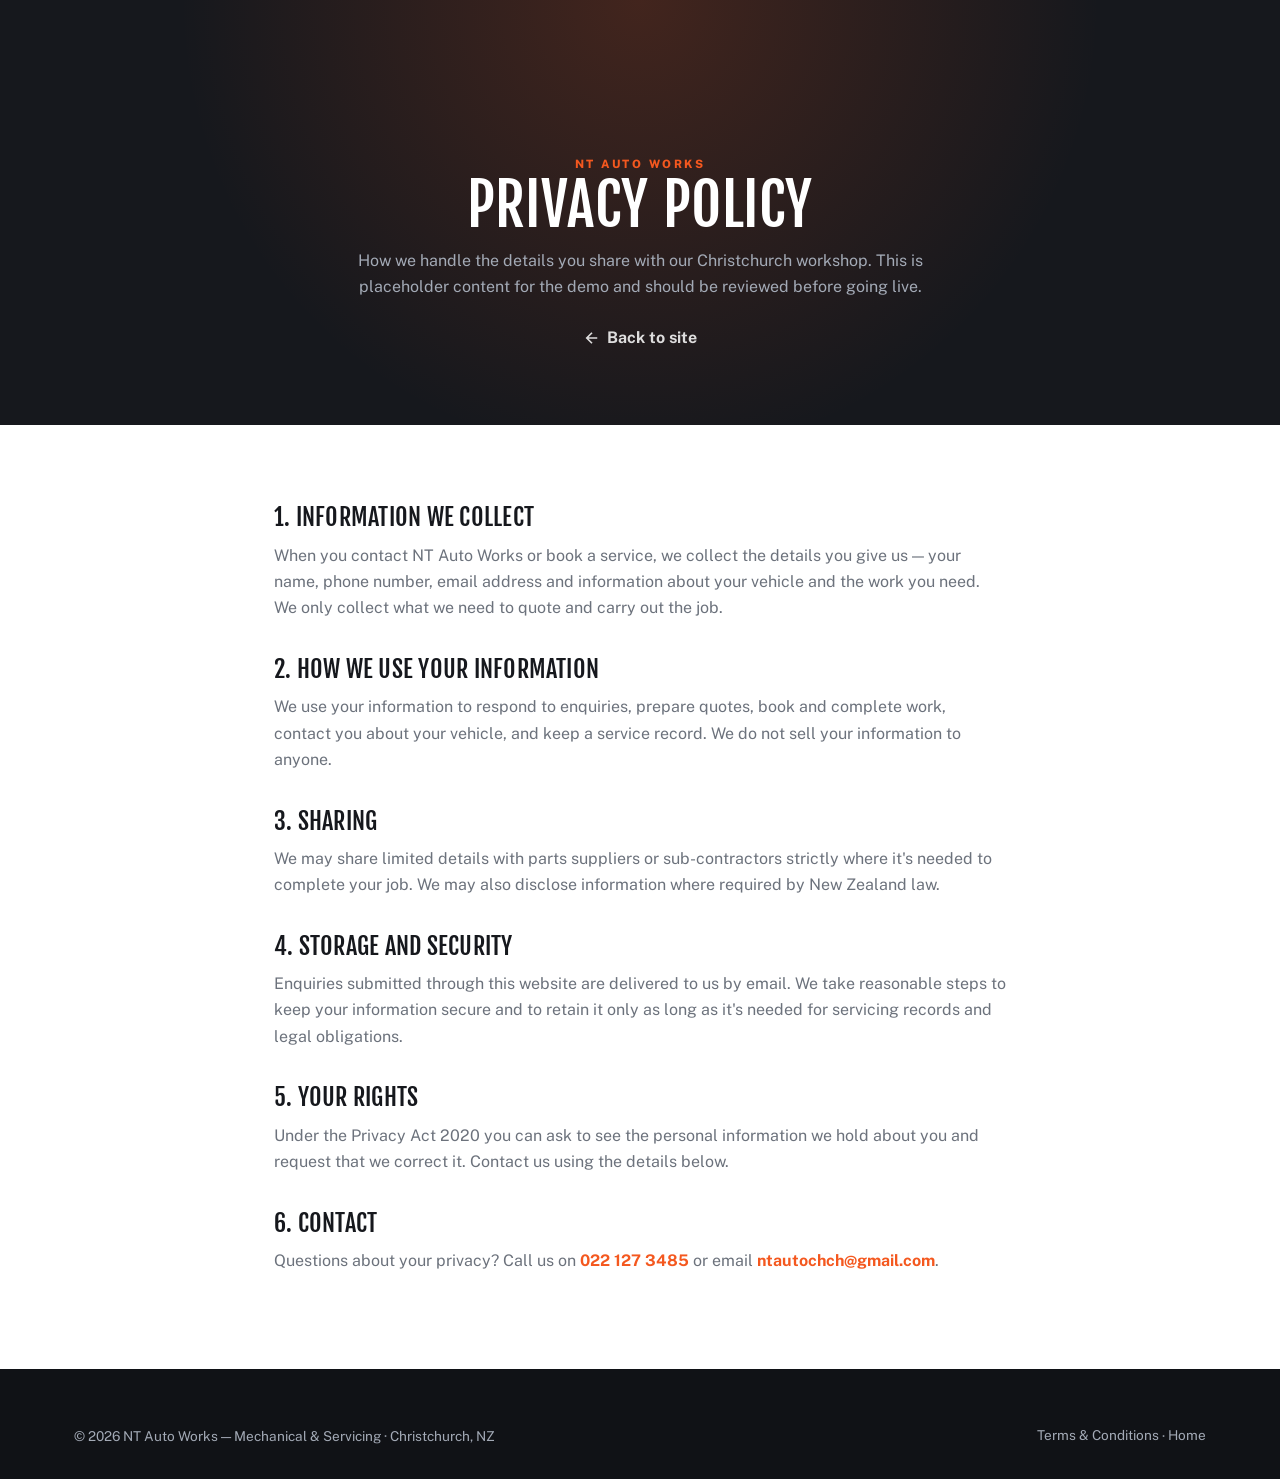
<file: privacy.html>
<!DOCTYPE html>
<html lang="en-NZ">
<head>
<meta charset="UTF-8">
<meta name="viewport" content="width=device-width, initial-scale=1.0">
<title>Privacy Policy | NT Auto Works, Christchurch</title>
<meta name="description" content="Privacy policy for NT Auto Works — mechanical and servicing, Christchurch.">
<link rel="icon" href="data:image/svg+xml,<svg xmlns='http://www.w3.org/2000/svg' viewBox='0 0 100 100'><rect width='100' height='100' rx='20' fill='%23f4581f'/><text x='50' y='70' font-family='Arial' font-size='52' font-weight='bold' fill='white' text-anchor='middle'>NT</text></svg>">
<link rel="preconnect" href="https://fonts.googleapis.com">
<link rel="preconnect" href="https://fonts.gstatic.com" crossorigin>
<link href="https://fonts.googleapis.com/css2?family=Fjalla+One&family=Public+Sans:wght@400;500;600;700;800&display=swap" rel="stylesheet">
<link rel="stylesheet" href="styles.css">
</head>
<body>
<section class="page-hero">
  <div class="wrap">
    <span class="eyebrow">NT Auto Works</span>
    <h1>Privacy Policy</h1>
    <p>How we handle the details you share with our Christchurch workshop. This is placeholder content for the demo and should be reviewed before going live.</p>
    <a class="back" href="index.html" style="display:inline-flex;align-items:center;gap:.4rem;color:#fff;margin-top:1.5rem;font-weight:700;opacity:.85"><svg width="18" height="18" viewBox="0 0 24 24" fill="none" stroke="currentColor" stroke-width="2.2"><path d="M19 12H5M12 19l-7-7 7-7"/></svg> Back to site</a>
  </div>
</section>

<main class="prose">
  <h2>1. Information we collect</h2>
  <p>When you contact NT Auto Works or book a service, we collect the details you give us — your name, phone number, email address and information about your vehicle and the work you need. We only collect what we need to quote and carry out the job.</p>

  <h2>2. How we use your information</h2>
  <p>We use your information to respond to enquiries, prepare quotes, book and complete work, contact you about your vehicle, and keep a service record. We do not sell your information to anyone.</p>

  <h2>3. Sharing</h2>
  <p>We may share limited details with parts suppliers or sub-contractors strictly where it's needed to complete your job. We may also disclose information where required by New Zealand law.</p>

  <h2>4. Storage and security</h2>
  <p>Enquiries submitted through this website are delivered to us by email. We take reasonable steps to keep your information secure and to retain it only as long as it's needed for servicing records and legal obligations.</p>

  <h2>5. Your rights</h2>
  <p>Under the Privacy Act 2020 you can ask to see the personal information we hold about you and request that we correct it. Contact us using the details below.</p>

  <h2>6. Contact</h2>
  <p>Questions about your privacy? Call us on <a href="tel:+64221273485" style="color:var(--accent);font-weight:700">022 127 3485</a> or email <a href="mailto:ntautochch@gmail.com" style="color:var(--accent);font-weight:700">ntautochch@gmail.com</a>.</p>
</main>

<footer class="footer">
  <div class="wrap">
    <div class="footer-bottom" style="border-top:0;padding-top:0">
      <span>© <span id="yr"></span> NT Auto Works — Mechanical &amp; Servicing · Christchurch, NZ</span>
      <span><a href="terms.html">Terms &amp; Conditions</a> · <a href="index.html">Home</a></span>
    </div>
  </div>
</footer>
<script>document.getElementById('yr').textContent=new Date().getFullYear();</script>
</body>
</html>
</file>
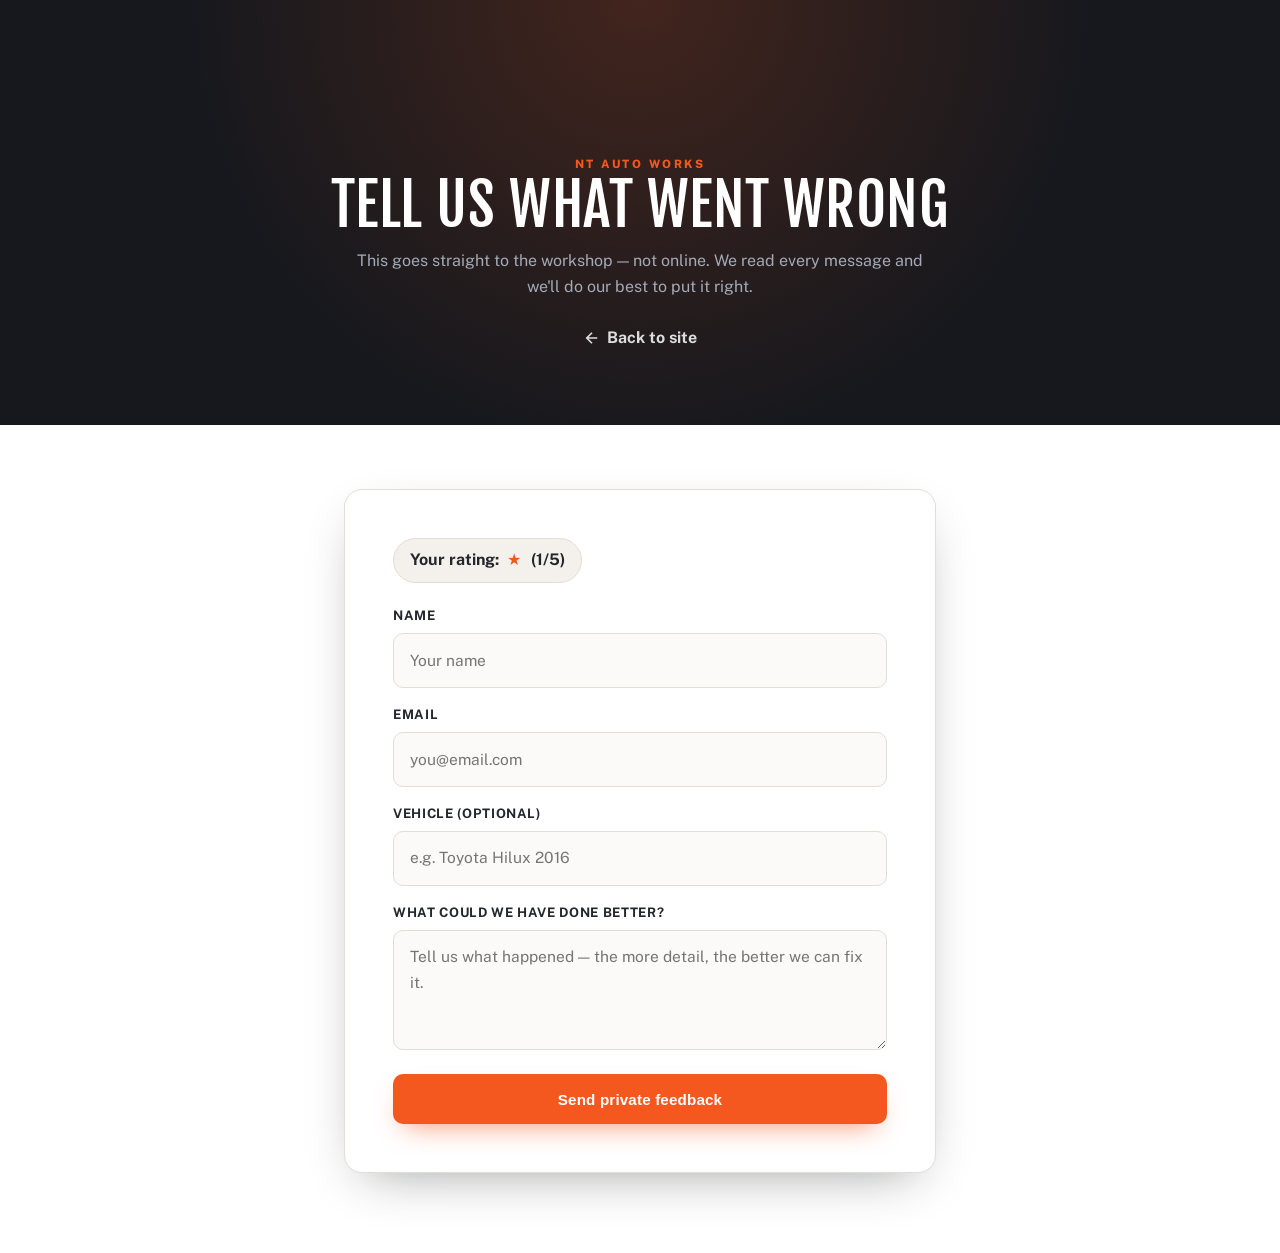
<file: private.html>
<!DOCTYPE html>
<html lang="en-NZ">
<head>
<meta charset="UTF-8">
<meta name="viewport" content="width=device-width, initial-scale=1.0">
<title>Private Feedback | NT Auto Works, Christchurch</title>
<meta name="description" content="Tell NT Auto Works what went wrong so we can put it right — private feedback for our Christchurch workshop.">
<link rel="icon" href="data:image/svg+xml,<svg xmlns='http://www.w3.org/2000/svg' viewBox='0 0 100 100'><rect width='100' height='100' rx='20' fill='%23f4581f'/><text x='50' y='70' font-family='Arial' font-size='52' font-weight='bold' fill='white' text-anchor='middle'>NT</text></svg>">
<link rel="preconnect" href="https://fonts.googleapis.com">
<link rel="preconnect" href="https://fonts.gstatic.com" crossorigin>
<link href="https://fonts.googleapis.com/css2?family=Fjalla+One&family=Public+Sans:wght@400;500;600;700;800&display=swap" rel="stylesheet">
<link rel="stylesheet" href="styles.css">
<style>
  .fb-wrap{max-width:640px;margin:0 auto;padding:clamp(2.5rem,6vw,4rem) 24px 5rem}
  .fb-card{background:var(--paper);border:1px solid var(--line);border-radius:18px;box-shadow:var(--shadow);padding:clamp(2rem,5vw,3rem)}
  .ratepill{display:inline-flex;align-items:center;gap:.5rem;background:var(--bone);border:1px solid var(--line);border-radius:999px;padding:.5rem 1rem;font-weight:700;color:var(--text);margin-bottom:1.4rem}
  .ratepill .s{color:var(--accent);letter-spacing:2px}
  .success{display:none;text-align:center;padding:1rem 0}
  .success .tick{width:74px;height:74px;border-radius:50%;background:rgba(244,88,31,.12);color:var(--accent);display:grid;place-items:center;margin:0 auto 1.3rem}
  .success h2{color:var(--ink);font-size:1.7rem;margin-bottom:.6rem}
  .success p{color:var(--muted)}
  .back{display:inline-flex;align-items:center;gap:.4rem;color:#fff;margin-top:1.5rem;font-weight:700;opacity:.85}
  .back:hover{opacity:1}
</style>
</head>
<body>
<section class="page-hero">
  <div class="wrap">
    <span class="eyebrow">NT Auto Works</span>
    <h1>Tell us what went wrong</h1>
    <p>This goes straight to the workshop — not online. We read every message and we'll do our best to put it right.</p>
    <a class="back" href="index.html"><svg width="18" height="18" viewBox="0 0 24 24" fill="none" stroke="currentColor" stroke-width="2.2"><path d="M19 12H5M12 19l-7-7 7-7"/></svg> Back to site</a>
  </div>
</section>

<div class="fb-wrap">
  <div class="fb-card">
    <div id="formView">
      <span class="ratepill">Your rating: <span class="s" id="rateStars">★</span><span id="rateNum">(1/5)</span></span>
      <form id="fbForm" action="https://formsubmit.co/ntautochch@gmail.com" method="POST">
        <input type="hidden" name="_subject" value="Private feedback — NT Auto Works">
        <input type="hidden" name="_captcha" value="false">
        <input type="hidden" name="_template" value="table">
        <input type="hidden" name="Rating" id="ratingField" value="">
        <input type="hidden" name="_next" value="">
        <div class="field">
          <label for="name">Name</label>
          <input id="name" name="Name" type="text" required placeholder="Your name">
        </div>
        <div class="field">
          <label for="email">Email</label>
          <input id="email" name="Email" type="email" required placeholder="you@email.com">
        </div>
        <div class="field">
          <label for="vehicle">Vehicle (optional)</label>
          <input id="vehicle" name="Vehicle" type="text" placeholder="e.g. Toyota Hilux 2016">
        </div>
        <div class="field">
          <label for="fb">What could we have done better?</label>
          <textarea id="fb" name="Feedback" required placeholder="Tell us what happened — the more detail, the better we can fix it."></textarea>
        </div>
        <button class="btn btn-primary" type="submit" style="width:100%;justify-content:center">Send private feedback</button>
      </form>
    </div>

    <div class="success" id="successView">
      <div class="tick"><svg width="36" height="36" viewBox="0 0 24 24" fill="none" stroke="currentColor" stroke-width="2.6"><polyline points="20 6 9 17 4 12"/></svg></div>
      <h2>Thanks — message received</h2>
      <p>We genuinely appreciate you telling us. Someone from NT Auto Works will be in touch to make it right.</p>
      <a class="btn btn-dark" href="index.html" style="margin-top:1.6rem">Back to home</a>
    </div>
  </div>
</div>

<script>
  // Pre-fill rating from URL param
  var params = new URLSearchParams(window.location.search);
  var r = parseInt(params.get('rating'),10);
  if(isNaN(r) || r<1 || r>5) r = 1;
  document.getElementById('ratingField').value = r + ' / 5';
  document.getElementById('rateStars').textContent = '★★★★★'.slice(0,r);
  document.getElementById('rateNum').textContent = '('+r+'/5)';
  // Redirect target after FormSubmit success -> show success state
  document.querySelector('input[name="_next"]').value = window.location.href.split('?')[0] + '?sent=1';

  if(params.get('sent')==='1'){
    document.getElementById('formView').style.display='none';
    document.getElementById('successView').style.display='block';
  }
</script>
</body>
</html>
</file>
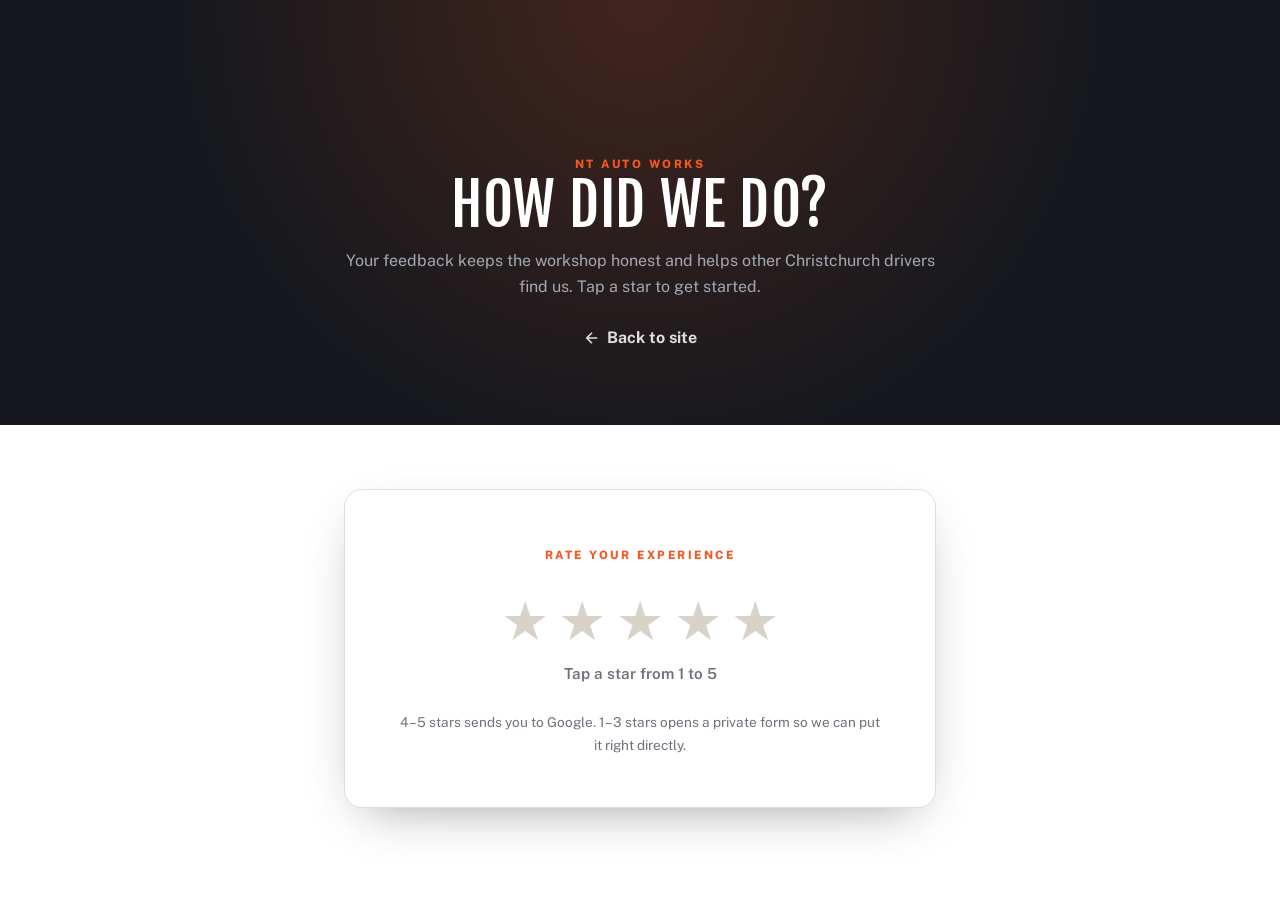
<file: review.html>
<!DOCTYPE html>
<html lang="en-NZ">
<head>
<meta charset="UTF-8">
<meta name="viewport" content="width=device-width, initial-scale=1.0">
<title>Leave a Review | NT Auto Works, Christchurch</title>
<meta name="description" content="Rate your experience with NT Auto Works — Christchurch mechanic and car servicing.">
<link rel="icon" href="data:image/svg+xml,<svg xmlns='http://www.w3.org/2000/svg' viewBox='0 0 100 100'><rect width='100' height='100' rx='20' fill='%23f4581f'/><text x='50' y='70' font-family='Arial' font-size='52' font-weight='bold' fill='white' text-anchor='middle'>NT</text></svg>">
<link rel="preconnect" href="https://fonts.googleapis.com">
<link rel="preconnect" href="https://fonts.gstatic.com" crossorigin>
<link href="https://fonts.googleapis.com/css2?family=Fjalla+One&family=Public+Sans:wght@400;500;600;700;800&display=swap" rel="stylesheet">
<link rel="stylesheet" href="styles.css">
<style>
  .rate-wrap{max-width:640px;margin:0 auto;text-align:center;padding:clamp(2.5rem,6vw,4rem) 24px 5rem}
  .rate-card{background:var(--paper);border:1px solid var(--line);border-radius:18px;box-shadow:var(--shadow);padding:clamp(2rem,5vw,3.2rem)}
  .star-row{display:flex;justify-content:center;gap:.4rem;margin:1.6rem 0 .6rem;flex-wrap:wrap}
  .star-row button{font-size:clamp(2.4rem,9vw,3.4rem);line-height:1;background:none;border:0;cursor:pointer;color:#d8d2c8;transition:transform .15s ease,color .15s ease;padding:.1rem}
  .star-row button:hover{transform:translateY(-4px) scale(1.08)}
  .star-row button.on{color:var(--accent)}
  .hint{color:var(--muted);font-size:.95rem;min-height:1.4em;font-weight:600}
  .rate-note{color:var(--muted);font-size:.85rem;margin-top:1.6rem}
  .back{display:inline-flex;align-items:center;gap:.4rem;color:#fff;margin-top:1.5rem;font-weight:700;opacity:.85}
  .back:hover{opacity:1}
</style>
</head>
<body>
<section class="page-hero">
  <div class="wrap">
    <span class="eyebrow">NT Auto Works</span>
    <h1>How did we do?</h1>
    <p>Your feedback keeps the workshop honest and helps other Christchurch drivers find us. Tap a star to get started.</p>
    <a class="back" href="index.html"><svg width="18" height="18" viewBox="0 0 24 24" fill="none" stroke="currentColor" stroke-width="2.2"><path d="M19 12H5M12 19l-7-7 7-7"/></svg> Back to site</a>
  </div>
</section>

<div class="rate-wrap">
  <div class="rate-card">
    <span class="eyebrow">Rate your experience</span>
    <div class="star-row" id="stars">
      <button data-v="1" aria-label="1 star">★</button>
      <button data-v="2" aria-label="2 stars">★</button>
      <button data-v="3" aria-label="3 stars">★</button>
      <button data-v="4" aria-label="4 stars">★</button>
      <button data-v="5" aria-label="5 stars">★</button>
    </div>
    <p class="hint" id="hint">Tap a star from 1 to 5</p>
    <p class="rate-note">4–5 stars sends you to Google. 1–3 stars opens a private form so we can put it right directly.</p>
  </div>
</div>

<script>
  // 4-5 stars -> Google review; 1-3 stars -> private feedback form
  var GOOGLE_REVIEW_URL = "https://g.page/r/PLACEHOLDER";
  var hints = {1:"Sorry to hear that — let's make it right.",2:"We'd like to fix this for you.",3:"Thanks — tell us how we can do better.",4:"Brilliant! Taking you to Google…",5:"Awesome! Taking you to Google…"};
  var btns = document.querySelectorAll('#stars button');
  var hint = document.getElementById('hint');
  btns.forEach(function(b){
    b.addEventListener('mouseenter',function(){ paint(+b.dataset.v); });
    b.addEventListener('click',function(){
      var v = +b.dataset.v; paint(v); hint.textContent = hints[v];
      setTimeout(function(){
        if(v>=4){ window.location.href = GOOGLE_REVIEW_URL; }
        else { window.location.href = "private.html?rating="+v; }
      }, 650);
    });
  });
  document.getElementById('stars').addEventListener('mouseleave',function(){ paint(0); });
  function paint(v){ btns.forEach(function(b){ b.classList.toggle('on', +b.dataset.v <= v); }); }
</script>
</body>
</html>
</file>
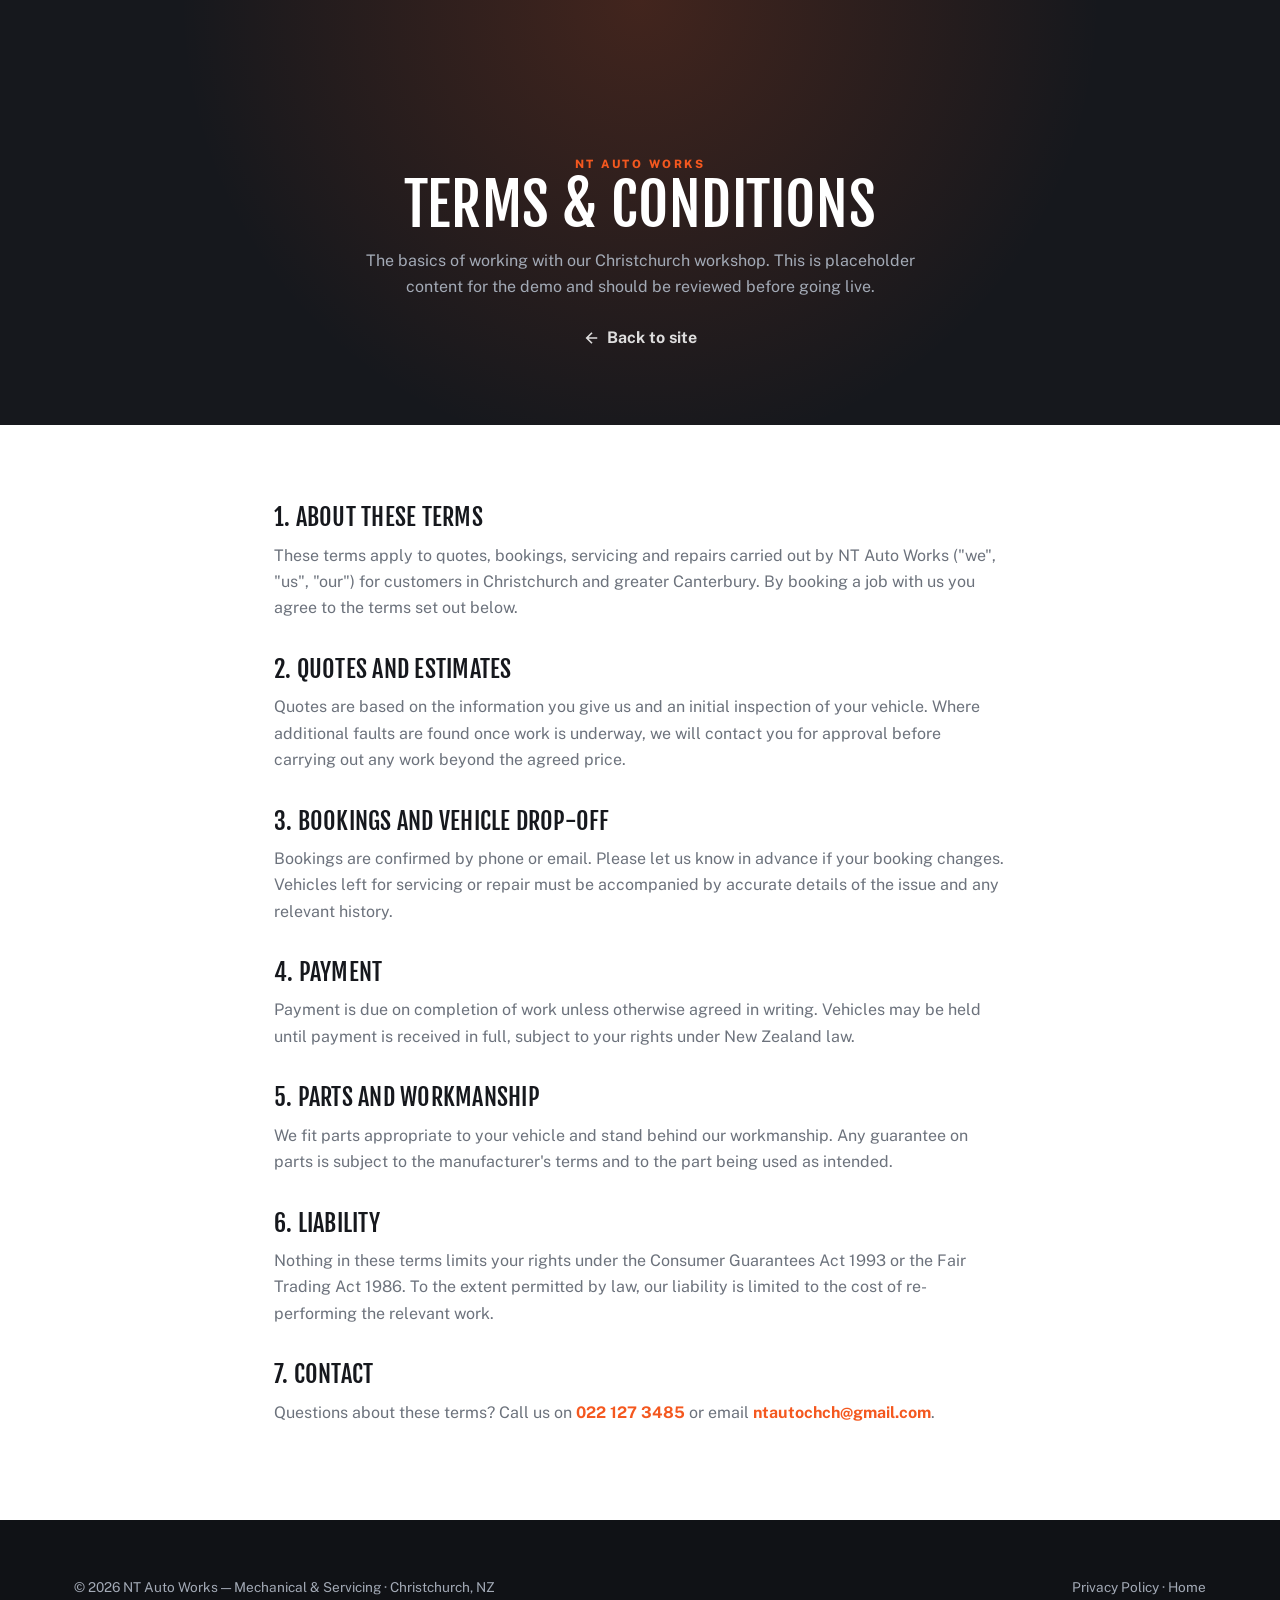
<file: terms.html>
<!DOCTYPE html>
<html lang="en-NZ">
<head>
<meta charset="UTF-8">
<meta name="viewport" content="width=device-width, initial-scale=1.0">
<title>Terms &amp; Conditions | NT Auto Works, Christchurch</title>
<meta name="description" content="Terms and conditions for NT Auto Works — mechanical and servicing, Christchurch.">
<link rel="icon" href="data:image/svg+xml,<svg xmlns='http://www.w3.org/2000/svg' viewBox='0 0 100 100'><rect width='100' height='100' rx='20' fill='%23f4581f'/><text x='50' y='70' font-family='Arial' font-size='52' font-weight='bold' fill='white' text-anchor='middle'>NT</text></svg>">
<link rel="preconnect" href="https://fonts.googleapis.com">
<link rel="preconnect" href="https://fonts.gstatic.com" crossorigin>
<link href="https://fonts.googleapis.com/css2?family=Fjalla+One&family=Public+Sans:wght@400;500;600;700;800&display=swap" rel="stylesheet">
<link rel="stylesheet" href="styles.css">
</head>
<body>
<section class="page-hero">
  <div class="wrap">
    <span class="eyebrow">NT Auto Works</span>
    <h1>Terms &amp; Conditions</h1>
    <p>The basics of working with our Christchurch workshop. This is placeholder content for the demo and should be reviewed before going live.</p>
    <a class="back" href="index.html" style="display:inline-flex;align-items:center;gap:.4rem;color:#fff;margin-top:1.5rem;font-weight:700;opacity:.85"><svg width="18" height="18" viewBox="0 0 24 24" fill="none" stroke="currentColor" stroke-width="2.2"><path d="M19 12H5M12 19l-7-7 7-7"/></svg> Back to site</a>
  </div>
</section>

<main class="prose">
  <h2>1. About these terms</h2>
  <p>These terms apply to quotes, bookings, servicing and repairs carried out by NT Auto Works ("we", "us", "our") for customers in Christchurch and greater Canterbury. By booking a job with us you agree to the terms set out below.</p>

  <h2>2. Quotes and estimates</h2>
  <p>Quotes are based on the information you give us and an initial inspection of your vehicle. Where additional faults are found once work is underway, we will contact you for approval before carrying out any work beyond the agreed price.</p>

  <h2>3. Bookings and vehicle drop-off</h2>
  <p>Bookings are confirmed by phone or email. Please let us know in advance if your booking changes. Vehicles left for servicing or repair must be accompanied by accurate details of the issue and any relevant history.</p>

  <h2>4. Payment</h2>
  <p>Payment is due on completion of work unless otherwise agreed in writing. Vehicles may be held until payment is received in full, subject to your rights under New Zealand law.</p>

  <h2>5. Parts and workmanship</h2>
  <p>We fit parts appropriate to your vehicle and stand behind our workmanship. Any guarantee on parts is subject to the manufacturer's terms and to the part being used as intended.</p>

  <h2>6. Liability</h2>
  <p>Nothing in these terms limits your rights under the Consumer Guarantees Act 1993 or the Fair Trading Act 1986. To the extent permitted by law, our liability is limited to the cost of re-performing the relevant work.</p>

  <h2>7. Contact</h2>
  <p>Questions about these terms? Call us on <a href="tel:+64221273485" style="color:var(--accent);font-weight:700">022 127 3485</a> or email <a href="mailto:ntautochch@gmail.com" style="color:var(--accent);font-weight:700">ntautochch@gmail.com</a>.</p>
</main>

<footer class="footer">
  <div class="wrap">
    <div class="footer-bottom" style="border-top:0;padding-top:0">
      <span>© <span id="yr"></span> NT Auto Works — Mechanical &amp; Servicing · Christchurch, NZ</span>
      <span><a href="privacy.html">Privacy Policy</a> · <a href="index.html">Home</a></span>
    </div>
  </div>
</footer>
<script>document.getElementById('yr').textContent=new Date().getFullYear();</script>
</body>
</html>
</file>
<file: styles.css>
/* NT Auto Works — Mechanical & Servicing | Industrial archetype
   Fonts: Fjalla One (display) + Public Sans (body) | Accent: hot orange */

:root{
  --ink:#16181d;          /* dark anchor */
  --ink-2:#1d2026;
  --ink-3:#23272f;
  --bone:#f4f1ec;         /* warm light band */
  --paper:#ffffff;
  --line:#e3ddd4;
  --text:#23262c;
  --muted:#6c727c;
  --muted-d:#a3aab6;      /* muted on dark */
  --accent:#f4581f;       /* safety orange */
  --accent-2:#ff7a3c;
  --radius:14px;
  --shadow:0 18px 50px -22px rgba(20,22,28,.45);
  --maxw:1180px;
}

*{box-sizing:border-box;margin:0;padding:0}
html{scroll-behavior:smooth}
body{
  font-family:"Public Sans",system-ui,-apple-system,Segoe UI,Roboto,sans-serif;
  color:var(--text);background:var(--paper);line-height:1.65;
  -webkit-font-smoothing:antialiased;overflow-x:hidden;
}
h1,h2,h3,h4,.display{font-family:"Fjalla One",Impact,sans-serif;font-weight:400;line-height:1.02;letter-spacing:.01em;text-transform:uppercase}
a{color:inherit;text-decoration:none}
img{display:block;max-width:100%}
.wrap{max-width:var(--maxw);margin:0 auto;padding:0 24px}
.eyebrow{font-family:"Public Sans";font-weight:800;text-transform:uppercase;letter-spacing:.22em;font-size:.72rem;color:var(--accent)}
section{position:relative}

/* ---------- Buttons ---------- */
.btn{display:inline-flex;align-items:center;gap:.55rem;font-weight:800;font-size:.95rem;
  padding:.92rem 1.5rem;border-radius:10px;cursor:pointer;border:2px solid transparent;
  transition:transform .18s ease,background .18s ease,box-shadow .18s ease,color .18s ease;letter-spacing:.01em}
.btn-primary{background:var(--accent);color:#fff;box-shadow:0 12px 28px -12px rgba(244,88,31,.7)}
.btn-primary:hover{background:var(--accent-2);transform:translateY(-2px)}
.btn-ghost{background:transparent;color:#fff;border-color:rgba(255,255,255,.4)}
.btn-ghost:hover{border-color:#fff;background:rgba(255,255,255,.08);transform:translateY(-2px)}
.btn-dark{background:var(--ink);color:#fff}
.btn-dark:hover{background:#000;transform:translateY(-2px)}

/* ---------- Nav ---------- */
.nav{position:fixed;top:0;left:0;right:0;z-index:50;transition:background .3s ease,box-shadow .3s ease,padding .3s ease;padding:18px 0}
.nav.scrolled{background:rgba(22,24,29,.92);backdrop-filter:blur(10px);box-shadow:0 1px 0 rgba(255,255,255,.06);padding:12px 0}
.nav .wrap{display:flex;align-items:center;justify-content:space-between}
.brand{display:flex;align-items:center;gap:.7rem;color:#fff}
.brand .mark{width:42px;height:42px;border-radius:9px;background:var(--accent);display:grid;place-items:center;
  font-family:"Fjalla One";font-size:1.15rem;color:#fff;box-shadow:0 8px 20px -10px rgba(244,88,31,.8)}
.brand b{font-family:"Fjalla One";font-weight:400;font-size:1.18rem;letter-spacing:.03em;text-transform:uppercase;line-height:1}
.brand span{display:block;font-family:"Public Sans";font-weight:700;font-size:.62rem;letter-spacing:.28em;color:var(--accent-2);text-transform:uppercase;margin-top:2px}
.nav-links{display:flex;align-items:center;gap:2rem}
.nav-links a{color:rgba(255,255,255,.82);font-weight:600;font-size:.93rem;transition:color .15s}
.nav-links a:hover{color:#fff}
.nav-cta{display:flex;align-items:center;gap:.85rem}
.nav-phone{color:#fff;font-weight:800;font-size:.95rem;display:flex;align-items:center;gap:.45rem}
.nav-phone:hover{color:var(--accent-2)}
.hamburger{display:none;background:none;border:0;cursor:pointer;width:34px;height:34px;color:#fff}
@media(max-width:900px){
  .nav-links{display:none}
  .nav-phone .lbl{display:none}
}

/* ---------- Hero ---------- */
.hero{min-height:100vh;display:flex;align-items:flex-end;background:var(--ink);position:relative;overflow:hidden;padding-bottom:6vh}
.hero-slides{position:absolute;inset:0;z-index:0}
.hero-slide{position:absolute;inset:0;background-size:cover;background-position:center;opacity:0;
  transition:opacity 1.6s ease-in-out;transform:scale(1.06);animation:kenburns 9s ease-out forwards;filter:saturate(.85) contrast(1.05)}
.hero-slide.active{opacity:1}
@keyframes kenburns{to{transform:scale(1)}}
.hero::after{content:"";position:absolute;inset:0;z-index:1;
  background:linear-gradient(180deg,rgba(22,24,29,.55) 0%,rgba(22,24,29,.45) 35%,rgba(22,24,29,.82) 100%)}
.hero-inner{position:relative;z-index:2;width:100%;padding-top:120px}
.hero h1{color:#fff;font-size:clamp(2.6rem,6.4vw,5.4rem);max-width:16ch;margin:.6rem 0 1rem;text-shadow:0 4px 30px rgba(0,0,0,.4)}
.hero h1 em{font-style:normal;color:var(--accent-2)}
.hero p.sub{color:rgba(255,255,255,.9);font-size:clamp(1.02rem,1.6vw,1.22rem);max-width:54ch;font-weight:500}
.hero-cta{display:flex;gap:1rem;flex-wrap:wrap;margin-top:2rem}
.scroll-cue{position:absolute;bottom:22px;left:50%;transform:translateX(-50%);z-index:2;color:rgba(255,255,255,.6);font-size:.7rem;letter-spacing:.25em;text-transform:uppercase;display:flex;flex-direction:column;align-items:center;gap:.5rem}
.scroll-cue i{width:1px;height:34px;background:linear-gradient(rgba(255,255,255,.6),transparent);animation:cue 1.8s infinite}
@keyframes cue{0%,100%{opacity:.3}50%{opacity:1}}

/* ---------- Trust strip ---------- */
.trust{background:var(--ink-2);border-top:1px solid rgba(255,255,255,.06);position:relative;z-index:5}
.trust .wrap{display:grid;grid-template-columns:repeat(3,1fr);gap:0}
.trust-item{display:flex;gap:1rem;align-items:flex-start;padding:2.1rem 1.6rem;border-left:1px solid rgba(255,255,255,.07)}
.trust-item:first-child{border-left:0}
.trust-item .ic{flex:0 0 auto;width:44px;height:44px;border-radius:10px;background:rgba(244,88,31,.14);display:grid;place-items:center;color:var(--accent-2)}
.trust-item h4{color:#fff;font-size:1.02rem;letter-spacing:.04em;margin-bottom:.15rem}
.trust-item p{color:var(--muted-d);font-size:.9rem;line-height:1.5}
@media(max-width:760px){.trust .wrap{grid-template-columns:1fr}.trust-item{border-left:0;border-top:1px solid rgba(255,255,255,.07);padding:1.5rem 0}.trust-item:first-child{border-top:0}}

/* ---------- Section scaffolding ---------- */
.band{padding:clamp(4.5rem,9vw,7.5rem) 0}
.band.bone{background:var(--bone)}
.band.dark{background:var(--ink);color:#fff}
.sec-head{max-width:60ch;margin-bottom:3rem}
.sec-head.center{margin-left:auto;margin-right:auto;text-align:center}
.sec-head h2{font-size:clamp(2rem,4.4vw,3.2rem);margin:.7rem 0 .8rem;color:inherit}
.sec-head p{color:var(--muted);font-size:1.05rem}
.band.dark .sec-head p{color:var(--muted-d)}

/* ---------- Services ---------- */
.svc-grid{display:grid;grid-template-columns:repeat(3,1fr);gap:1.3rem}
@media(max-width:900px){.svc-grid{grid-template-columns:1fr 1fr}}
@media(max-width:620px){.svc-grid{grid-template-columns:1fr}}
.svc{background:var(--paper);border:1px solid var(--line);border-radius:var(--radius);padding:2rem 1.7rem;transition:transform .2s ease,box-shadow .2s ease,border-color .2s ease;position:relative;overflow:hidden}
.svc::before{content:"";position:absolute;left:0;top:0;height:3px;width:0;background:var(--accent);transition:width .3s ease}
.svc:hover{transform:translateY(-6px);box-shadow:var(--shadow);border-color:transparent}
.svc:hover::before{width:100%}
.svc .ic{width:52px;height:52px;border-radius:12px;background:var(--ink);color:var(--accent-2);display:grid;place-items:center;margin-bottom:1.2rem}
.svc h3{font-size:1.28rem;letter-spacing:.03em;margin-bottom:.5rem}
.svc p{color:var(--muted);font-size:.96rem}
.svc .tag{display:inline-block;margin-top:1rem;font-size:.74rem;font-weight:800;letter-spacing:.14em;text-transform:uppercase;color:var(--accent)}

/* ---------- About ---------- */
.about-grid{display:grid;grid-template-columns:1fr 1fr;gap:3.5rem;align-items:center}
@media(max-width:860px){.about-grid{grid-template-columns:1fr;gap:2.4rem}}
.about-img{position:relative;border-radius:var(--radius);overflow:hidden;box-shadow:var(--shadow);aspect-ratio:4/3}
.about-img img{width:100%;height:100%;object-fit:cover;filter:saturate(.85) contrast(1.05)}
.about-img .corner{position:absolute;left:0;bottom:0;background:var(--accent);color:#fff;font-family:"Fjalla One";text-transform:uppercase;letter-spacing:.05em;padding:.7rem 1.3rem;font-size:1rem;border-top-right-radius:12px}
.checklist{list-style:none;margin-top:1.7rem;display:grid;gap:.85rem}
.checklist li{display:flex;gap:.8rem;align-items:flex-start;font-weight:600;color:var(--text)}
.checklist li svg{flex:0 0 auto;margin-top:3px;color:var(--accent)}
.checklist li span small{display:block;font-weight:500;color:var(--muted);font-size:.9rem}
.about-grid p.lead{color:var(--muted);font-size:1.06rem;margin-bottom:.9rem}

/* ---------- Crew ---------- */
.crew-grid{display:grid;grid-template-columns:repeat(3,1fr);gap:1.3rem}
@media(max-width:860px){.crew-grid{grid-template-columns:1fr 1fr}}
@media(max-width:560px){.crew-grid{grid-template-columns:1fr}}
.crew{background:var(--ink-2);border:1px solid rgba(255,255,255,.08);border-radius:var(--radius);padding:2rem 1.7rem;text-align:left}
.crew .av{width:64px;height:64px;border-radius:50%;background:var(--ink-3);border:2px solid var(--accent);display:grid;place-items:center;font-family:"Fjalla One";font-size:1.4rem;color:#fff;margin-bottom:1.1rem}
.crew h3{color:#fff;font-size:1.18rem;letter-spacing:.04em}
.crew .role{color:var(--accent-2);font-weight:800;font-size:.76rem;letter-spacing:.16em;text-transform:uppercase;margin:.35rem 0 .7rem}
.crew p{color:var(--muted-d);font-size:.92rem}
.badge{display:inline-flex;align-items:center;gap:.4rem;background:rgba(244,88,31,.13);color:var(--accent-2);font-weight:800;font-size:.7rem;letter-spacing:.16em;text-transform:uppercase;padding:.4rem .8rem;border-radius:999px;margin-bottom:1rem}

/* ---------- Reviews ---------- */
.rev-grid{display:grid;grid-template-columns:repeat(3,1fr);gap:1.3rem}
@media(max-width:860px){.rev-grid{grid-template-columns:1fr}}
.rev{background:var(--paper);border:1px solid var(--line);border-radius:var(--radius);padding:1.9rem 1.7rem;box-shadow:0 10px 30px -24px rgba(20,22,28,.5)}
.stars{color:var(--accent);letter-spacing:2px;font-size:1.05rem;margin-bottom:.8rem}
.rev p{font-size:1.02rem;color:var(--text);margin-bottom:1.2rem}
.rev .who{display:flex;align-items:center;gap:.75rem}
.rev .who .d{width:40px;height:40px;border-radius:50%;background:var(--ink);color:var(--accent-2);display:grid;place-items:center;font-family:"Fjalla One";font-size:1rem}
.rev .who b{display:block;font-size:.95rem}
.rev .who small{color:var(--muted);font-size:.82rem}

/* ---------- Review funnel banner ---------- */
.funnel{background:linear-gradient(120deg,var(--ink) 0%,var(--ink-3) 100%);color:#fff;text-align:center;padding:clamp(3.5rem,7vw,5.5rem) 0;position:relative;overflow:hidden}
.funnel::before{content:"";position:absolute;inset:0;background:radial-gradient(circle at 80% 20%,rgba(244,88,31,.22),transparent 55%)}
.funnel .wrap{position:relative}
.funnel .big-stars{font-size:2rem;color:var(--accent);letter-spacing:6px;margin-bottom:1rem}
.funnel h2{font-size:clamp(1.9rem,4vw,3rem);margin-bottom:.7rem}
.funnel p{color:var(--muted-d);max-width:50ch;margin:0 auto 1.8rem;font-size:1.05rem}

/* ---------- Contact ---------- */
.contact-grid{display:grid;grid-template-columns:.95fr 1.05fr;gap:3rem}
@media(max-width:860px){.contact-grid{grid-template-columns:1fr;gap:2.2rem}}
.contact-info .row{display:flex;gap:1rem;align-items:flex-start;padding:1.1rem 0;border-bottom:1px solid rgba(255,255,255,.1)}
.contact-info .row .ic{width:46px;height:46px;border-radius:11px;background:rgba(244,88,31,.14);color:var(--accent-2);display:grid;place-items:center;flex:0 0 auto}
.contact-info .row b{color:#fff;display:block;font-size:.78rem;letter-spacing:.16em;text-transform:uppercase;color:var(--muted-d);font-weight:800}
.contact-info .row a,.contact-info .row span{color:#fff;font-size:1.12rem;font-weight:700}
.form{background:var(--paper);border-radius:var(--radius);padding:2rem;box-shadow:var(--shadow)}
.form h3{color:var(--ink);font-size:1.5rem;margin-bottom:1.3rem;letter-spacing:.03em}
.field{margin-bottom:1rem}
.field label{display:block;font-weight:700;font-size:.82rem;letter-spacing:.05em;color:var(--text);margin-bottom:.4rem;text-transform:uppercase}
.field input,.field select,.field textarea{width:100%;padding:.85rem 1rem;border:1.5px solid var(--line);border-radius:10px;font:inherit;font-size:.97rem;background:#fbfaf8;transition:border-color .15s,box-shadow .15s}
.field input:focus,.field select:focus,.field textarea:focus{outline:none;border-color:var(--accent);box-shadow:0 0 0 4px rgba(244,88,31,.12);background:#fff}
.field textarea{resize:vertical;min-height:120px}
.field-row{display:grid;grid-template-columns:1fr 1fr;gap:1rem}
@media(max-width:520px){.field-row{grid-template-columns:1fr}}
.form .btn{width:100%;justify-content:center;margin-top:.4rem}

/* ---------- Footer ---------- */
.footer{background:#101216;color:var(--muted-d);padding:3.5rem 0 2rem}
.footer-top{display:grid;grid-template-columns:1.4fr 1fr 1fr;gap:2rem;padding-bottom:2.4rem;border-bottom:1px solid rgba(255,255,255,.08)}
@media(max-width:760px){.footer-top{grid-template-columns:1fr;gap:1.6rem}}
.footer h5{color:#fff;font-family:"Fjalla One";font-weight:400;text-transform:uppercase;letter-spacing:.08em;font-size:1rem;margin-bottom:1rem}
.footer a{color:var(--muted-d);display:block;padding:.28rem 0;transition:color .15s}
.footer a:hover{color:var(--accent-2)}
.footer .blurb{max-width:36ch;font-size:.93rem;line-height:1.7}
.footer-bottom{display:flex;justify-content:space-between;align-items:center;flex-wrap:wrap;gap:1rem;padding-top:1.6rem;font-size:.85rem}
.footer-bottom a{display:inline}

/* ---------- Reveal animation ---------- */
.reveal{opacity:0;transform:translateY(28px);transition:opacity .7s ease,transform .7s ease}
.reveal.in{opacity:1;transform:none}

/* ---------- Page intro overlay ---------- */
#intro{position:fixed;inset:0;z-index:200;background:var(--ink);display:grid;place-items:center;transition:opacity .6s ease,visibility .6s}
#intro.hide{opacity:0;visibility:hidden}
#intro .lo{display:flex;flex-direction:column;align-items:center;gap:1rem}
#intro .mark{width:70px;height:70px;border-radius:14px;background:var(--accent);display:grid;place-items:center;font-family:"Fjalla One";font-size:1.8rem;color:#fff;animation:pulse 1.3s ease-in-out infinite}
#intro .nm{font-family:"Fjalla One";color:#fff;text-transform:uppercase;letter-spacing:.18em;font-size:1.1rem}
.loadbar{width:160px;height:3px;background:rgba(255,255,255,.12);border-radius:3px;overflow:hidden}
.loadbar i{display:block;height:100%;width:40%;background:var(--accent);animation:load 1.1s ease-in-out infinite}
@keyframes pulse{0%,100%{transform:scale(1)}50%{transform:scale(1.08)}}
@keyframes load{0%{transform:translateX(-110%)}100%{transform:translateX(320%)}}

/* ---------- Inner page hero ---------- */
.page-hero{background:var(--ink);color:#fff;padding:150px 0 70px;text-align:center;position:relative;overflow:hidden}
.page-hero::before{content:"";position:absolute;inset:0;background:radial-gradient(circle at 50% 0%,rgba(244,88,31,.2),transparent 60%)}
.page-hero .wrap{position:relative}
.page-hero h1{font-size:clamp(2.2rem,5vw,3.6rem)}
.page-hero p{color:var(--muted-d);max-width:60ch;margin:.8rem auto 0}

/* ---------- Legal / prose ---------- */
.prose{max-width:780px;margin:0 auto;padding:clamp(3rem,7vw,5rem) 24px}
.prose h2{font-size:1.5rem;margin:2.2rem 0 .8rem;color:var(--ink)}
.prose h2:first-child{margin-top:0}
.prose p,.prose li{color:var(--muted);margin-bottom:.9rem}
.prose ul{padding-left:1.2rem;margin-bottom:1rem}

@media(prefers-reduced-motion:reduce){
  .hero-slide{animation:none;transform:none}
  .reveal{opacity:1;transform:none;transition:none}
  *{scroll-behavior:auto}
}
</file>
